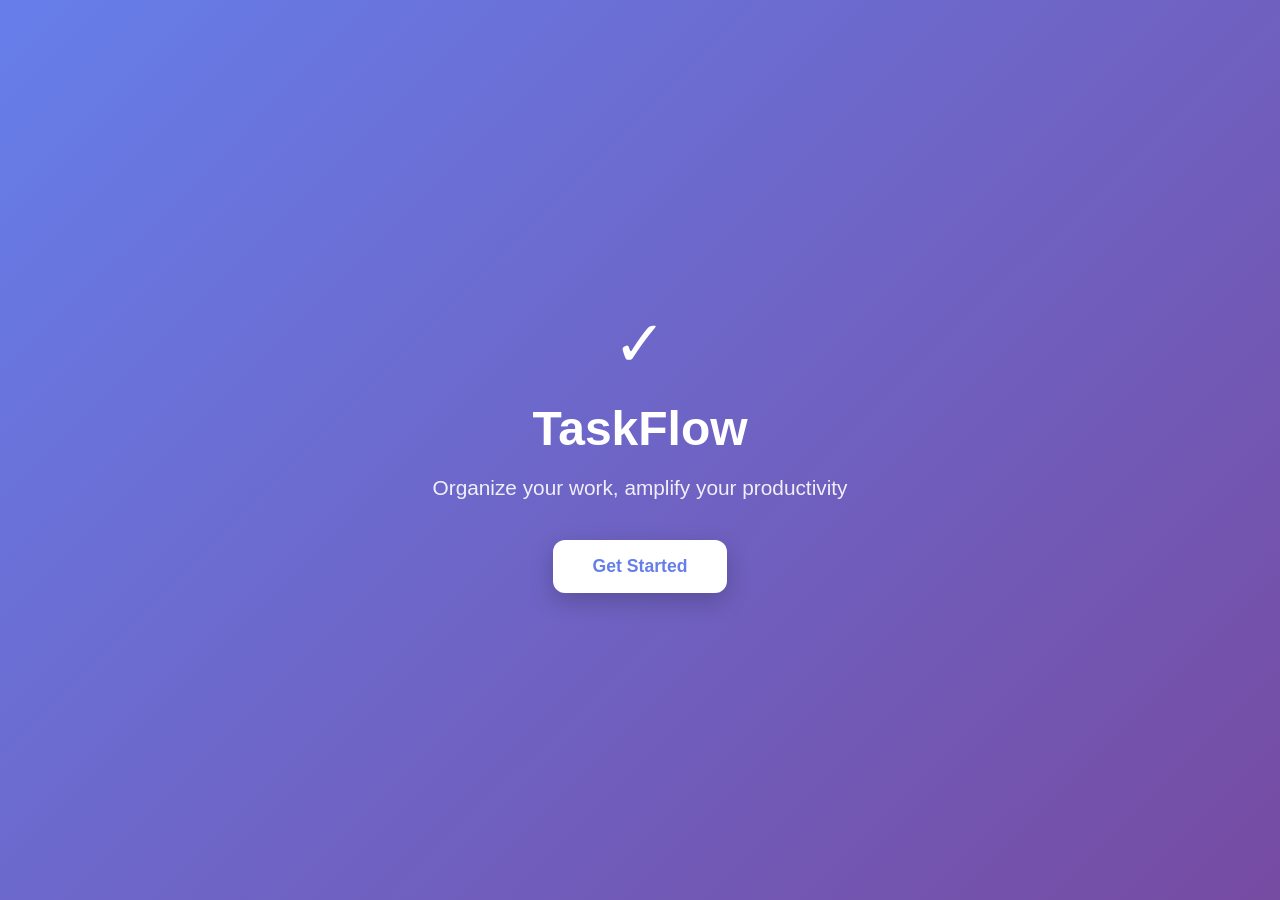
<file: frontend/index.html>
<!DOCTYPE html>
<html lang="en">
<head>
    <meta charset="UTF-8">
    <meta name="viewport" content="width=device-width, initial-scale=1.0">
    <title>TaskFlow - Smart Task Management</title>
    <style>
        * {
            margin: 0;
            padding: 0;
            box-sizing: border-box;
        }
        
        body {
            font-family: 'Inter', -apple-system, BlinkMacSystemFont, 'Segoe UI', Roboto, sans-serif;
            background: linear-gradient(135deg, #667eea 0%, #764ba2 100%);
            min-height: 100vh;
            display: flex;
            align-items: center;
            justify-content: center;
            color: white;
        }
        
        .container {
            text-align: center;
            animation: fadeIn 1s ease-out;
        }
        
        @keyframes fadeIn {
            from { opacity: 0; transform: translateY(20px); }
            to { opacity: 1; transform: translateY(0); }
        }
        
        .logo {
            font-size: 4rem;
            margin-bottom: 20px;
        }
        
        h1 {
            font-size: 3rem;
            margin-bottom: 20px;
            font-weight: 700;
        }
        
        p {
            font-size: 1.3rem;
            margin-bottom: 40px;
            opacity: 0.9;
        }
        
        .btn {
            display: inline-block;
            padding: 16px 40px;
            background: white;
            color: #667eea;
            text-decoration: none;
            border-radius: 12px;
            font-weight: 600;
            font-size: 1.1rem;
            transition: all 0.3s ease;
            box-shadow: 0 8px 24px rgba(0, 0, 0, 0.2);
        }
        
        .btn:hover {
            transform: translateY(-4px);
            box-shadow: 0 12px 32px rgba(0, 0, 0, 0.3);
        }
    </style>
</head>
<body>
    <div class="container">
        <div class="logo">✓</div>
        <h1>TaskFlow</h1>
        <p>Organize your work, amplify your productivity</p>
        <a href="login.html" class="btn">Get Started</a>
    </div>
    
    <script>
        // Auto-redirect if already logged in
        const user = localStorage.getItem('user');
        if (user) {
            window.location.href = 'dashboard.html';
        }
    </script>
</body>
</html>
</file>
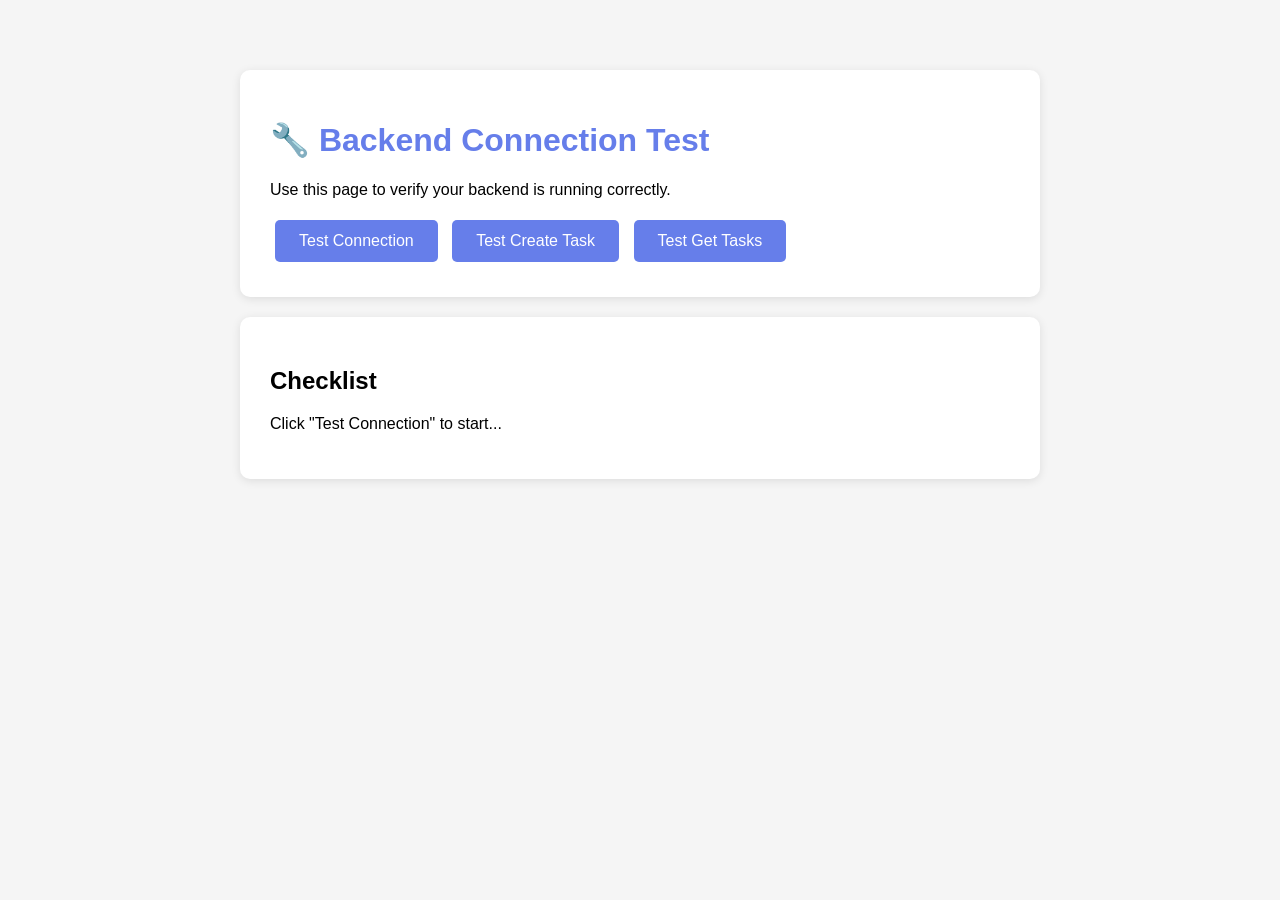
<file: test-connection.html>
<!DOCTYPE html>
<html lang="en">
<head>
    <meta charset="UTF-8">
    <meta name="viewport" content="width=device-width, initial-scale=1.0">
    <title>Backend Connection Test</title>
    <style>
        body {
            font-family: Arial, sans-serif;
            max-width: 800px;
            margin: 50px auto;
            padding: 20px;
            background: #f5f5f5;
        }
        .test-box {
            background: white;
            padding: 30px;
            border-radius: 10px;
            box-shadow: 0 2px 10px rgba(0,0,0,0.1);
            margin-bottom: 20px;
        }
        h1 { color: #667eea; }
        button {
            background: #667eea;
            color: white;
            border: none;
            padding: 12px 24px;
            border-radius: 5px;
            cursor: pointer;
            font-size: 16px;
            margin: 5px;
        }
        button:hover { background: #5568d3; }
        .success { color: #00b894; font-weight: bold; }
        .error { color: #d63031; font-weight: bold; }
        .info { color: #0984e3; }
        pre {
            background: #f8f9fa;
            padding: 15px;
            border-radius: 5px;
            overflow-x: auto;
        }
        .status {
            padding: 10px;
            border-radius: 5px;
            margin: 10px 0;
        }
        .status.success { background: #d4edda; border: 1px solid #c3e6cb; }
        .status.error { background: #f8d7da; border: 1px solid #f5c6cb; }
    </style>
</head>
<body>
    <div class="test-box">
        <h1>🔧 Backend Connection Test</h1>
        <p>Use this page to verify your backend is running correctly.</p>
        
        <button onclick="testConnection()">Test Connection</button>
        <button onclick="testCreateTask()">Test Create Task</button>
        <button onclick="testGetTasks()">Test Get Tasks</button>
        
        <div id="result"></div>
    </div>

    <div class="test-box">
        <h2>Checklist</h2>
        <div id="checklist">
            <p>Click "Test Connection" to start...</p>
        </div>
    </div>

    <script>
        const API_URL = 'http://localhost:8081/api/tasks';
        const resultDiv = document.getElementById('result');
        const checklistDiv = document.getElementById('checklist');

        async function testConnection() {
            resultDiv.innerHTML = '<p class="info">Testing connection...</p>';
            
            try {
                const response = await fetch(API_URL);
                
                if (response.ok) {
                    const tasks = await response.json();
                    resultDiv.innerHTML = `
                        <div class="status success">
                            <p class="success">✅ SUCCESS! Backend is running!</p>
                            <p>Found ${tasks.length} task(s) in database</p>
                            <pre>${JSON.stringify(tasks, null, 2)}</pre>
                        </div>
                    `;
                    
                    checklistDiv.innerHTML = `
                        <p class="success">✅ Backend is running on port 8081</p>
                        <p class="success">✅ API endpoint is accessible</p>
                        <p class="success">✅ Database connection is working</p>
                        <p class="success">✅ CORS is configured correctly</p>
                        <hr>
                        <p><strong>Your application is ready to use!</strong></p>
                        <p>Open <code>frontend/index.html</code> to start using the app.</p>
                    `;
                } else {
                    throw new Error(`HTTP ${response.status}: ${response.statusText}`);
                }
            } catch (error) {
                resultDiv.innerHTML = `
                    <div class="status error">
                        <p class="error">❌ CONNECTION FAILED</p>
                        <p>Error: ${error.message}</p>
                    </div>
                `;
                
                checklistDiv.innerHTML = `
                    <p class="error">❌ Cannot connect to backend</p>
                    <hr>
                    <h3>Fix Steps:</h3>
                    <ol>
                        <li>Open terminal in project folder</li>
                        <li>Run: <code>cd backend</code></li>
                        <li>Run: <code>mvn spring-boot:run</code></li>
                        <li>Wait for "Started TaskManagementApplication"</li>
                        <li>Click "Test Connection" again</li>
                    </ol>
                    <h3>Common Issues:</h3>
                    <ul>
                        <li>MySQL not running - start MySQL service</li>
                        <li>Database doesn't exist - run: <code>CREATE DATABASE task_management_db;</code></li>
                        <li>Wrong MySQL credentials - check application.properties</li>
                    </ul>
                `;
            }
        }

        async function testCreateTask() {
            resultDiv.innerHTML = '<p class="info">Creating test task...</p>';
            
            const testTask = {
                taskTitle: "Test Task " + new Date().toLocaleTimeString(),
                taskDescription: "This is a test task created by the connection tester",
                priority: "Medium",
                dueDate: "2024-12-31"
            };
            
            try {
                const response = await fetch(API_URL, {
                    method: 'POST',
                    headers: { 'Content-Type': 'application/json' },
                    body: JSON.stringify(testTask)
                });
                
                if (response.ok) {
                    const createdTask = await response.json();
                    resultDiv.innerHTML = `
                        <div class="status success">
                            <p class="success">✅ Task created successfully!</p>
                            <pre>${JSON.stringify(createdTask, null, 2)}</pre>
                        </div>
                    `;
                } else {
                    const error = await response.text();
                    throw new Error(`HTTP ${response.status}: ${error}`);
                }
            } catch (error) {
                resultDiv.innerHTML = `
                    <div class="status error">
                        <p class="error">❌ Failed to create task</p>
                        <p>Error: ${error.message}</p>
                    </div>
                `;
            }
        }

        async function testGetTasks() {
            resultDiv.innerHTML = '<p class="info">Fetching all tasks...</p>';
            
            try {
                const response = await fetch(API_URL);
                
                if (response.ok) {
                    const tasks = await response.json();
                    resultDiv.innerHTML = `
                        <div class="status success">
                            <p class="success">✅ Retrieved ${tasks.length} task(s)</p>
                            <pre>${JSON.stringify(tasks, null, 2)}</pre>
                        </div>
                    `;
                } else {
                    throw new Error(`HTTP ${response.status}: ${response.statusText}`);
                }
            } catch (error) {
                resultDiv.innerHTML = `
                    <div class="status error">
                        <p class="error">❌ Failed to fetch tasks</p>
                        <p>Error: ${error.message}</p>
                    </div>
                `;
            }
        }
    </script>
</body>
</html>
</file>
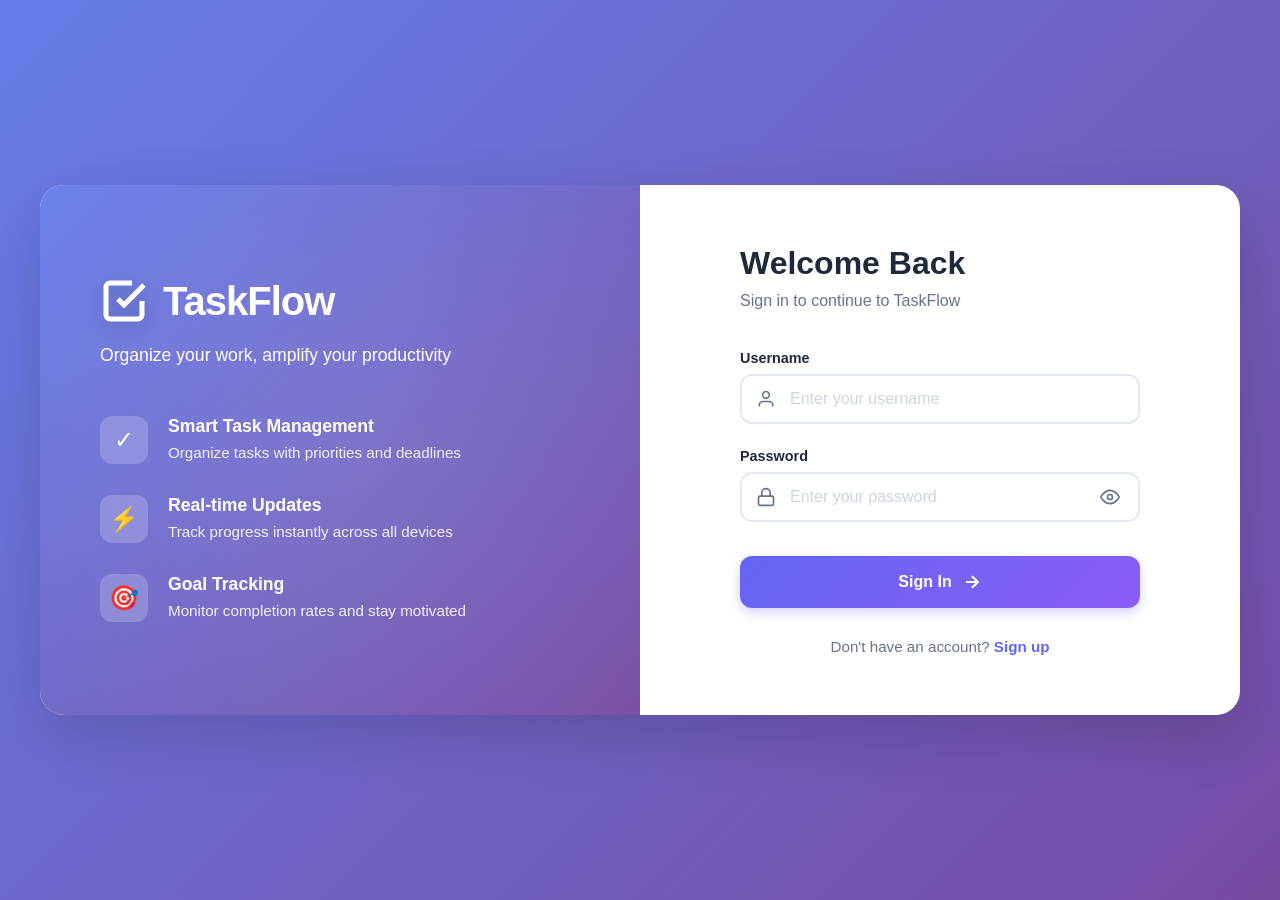
<file: frontend/dashboard.html>
<!DOCTYPE html>
<html lang="en">
<head>
    <meta charset="UTF-8">
    <meta name="viewport" content="width=device-width, initial-scale=1.0">
    <title>Dashboard - TaskFlow</title>
    <link rel="stylesheet" href="dashboard.css">
</head>
<body>
    <div class="app-container">
        <!-- Sidebar -->
        <aside class="sidebar">
            <div class="sidebar-header">
                <div class="logo">
                    <svg class="logo-icon" viewBox="0 0 24 24" fill="none" stroke="currentColor">
                        <path d="M9 11l3 3L22 4"></path>
                        <path d="M21 12v7a2 2 0 01-2 2H5a2 2 0 01-2-2V5a2 2 0 012-2h11"></path>
                    </svg>
                    <span>TaskFlow</span>
                </div>
            </div>
            
            <nav class="sidebar-nav">
                <a href="#" class="nav-item active">
                    <svg viewBox="0 0 24 24" fill="none" stroke="currentColor">
                        <rect x="3" y="3" width="7" height="7"></rect>
                        <rect x="14" y="3" width="7" height="7"></rect>
                        <rect x="14" y="14" width="7" height="7"></rect>
                        <rect x="3" y="14" width="7" height="7"></rect>
                    </svg>
                    <span>Dashboard</span>
                </a>
                <a href="#" class="nav-item">
                    <svg viewBox="0 0 24 24" fill="none" stroke="currentColor">
                        <path d="M9 11l3 3L22 4"></path>
                        <path d="M21 12v7a2 2 0 01-2 2H5a2 2 0 01-2-2V5a2 2 0 012-2h11"></path>
                    </svg>
                    <span>My Tasks</span>
                </a>
            </nav>
            
            <div class="sidebar-footer">
                <div class="user-profile">
                    <div class="user-avatar" id="userAvatar">U</div>
                    <div class="user-info">
                        <div class="user-name" id="userName">User</div>
                        <div class="user-email" id="userEmail">user@email.com</div>
                    </div>
                </div>
                <button class="btn-logout" onclick="logout()">
                    <svg viewBox="0 0 24 24" fill="none" stroke="currentColor">
                        <path d="M9 21H5a2 2 0 01-2-2V5a2 2 0 012-2h4M16 17l5-5-5-5M21 12H9"></path>
                    </svg>
                </button>
            </div>
        </aside>
        
        <!-- Main Content -->
        <main class="main-content">
            <header class="top-bar">
                <div class="page-title">
                    <h1>My Tasks</h1>
                    <p>Manage your daily tasks efficiently</p>
                </div>
                <button class="btn-add-task" onclick="openTaskModal()">
                    <svg viewBox="0 0 24 24" fill="none" stroke="currentColor">
                        <path d="M12 5v14M5 12h14"></path>
                    </svg>
                    <span>New Task</span>
                </button>
            </header>
            
            <!-- Stats Cards -->
            <div class="stats-container">
                <div class="stat-card">
                    <div class="stat-icon" style="background: linear-gradient(135deg, #667eea 0%, #764ba2 100%);">
                        <svg viewBox="0 0 24 24" fill="none" stroke="currentColor">
                            <path d="M22 11.08V12a10 10 0 11-5.93-9.14"></path>
                            <path d="M22 4L12 14.01l-3-3"></path>
                        </svg>
                    </div>
                    <div class="stat-content">
                        <div class="stat-value" id="totalTasks">0</div>
                        <div class="stat-label">Total Tasks</div>
                    </div>
                </div>
                
                <div class="stat-card">
                    <div class="stat-icon" style="background: linear-gradient(135deg, #f093fb 0%, #f5576c 100%);">
                        <svg viewBox="0 0 24 24" fill="none" stroke="currentColor">
                            <circle cx="12" cy="12" r="10"></circle>
                            <path d="M12 6v6l4 2"></path>
                        </svg>
                    </div>
                    <div class="stat-content">
                        <div class="stat-value" id="pendingTasks">0</div>
                        <div class="stat-label">Pending</div>
                    </div>
                </div>
                
                <div class="stat-card">
                    <div class="stat-icon" style="background: linear-gradient(135deg, #4facfe 0%, #00f2fe 100%);">
                        <svg viewBox="0 0 24 24" fill="none" stroke="currentColor">
                            <path d="M12 2v20M17 5H9.5a3.5 3.5 0 000 7h5a3.5 3.5 0 010 7H6"></path>
                        </svg>
                    </div>
                    <div class="stat-content">
                        <div class="stat-value" id="inProgressTasks">0</div>
                        <div class="stat-label">In Progress</div>
                    </div>
                </div>
                
                <div class="stat-card">
                    <div class="stat-icon" style="background: linear-gradient(135deg, #43e97b 0%, #38f9d7 100%);">
                        <svg viewBox="0 0 24 24" fill="none" stroke="currentColor">
                            <path d="M22 11.08V12a10 10 0 11-5.93-9.14"></path>
                            <path d="M22 4L12 14.01l-3-3"></path>
                        </svg>
                    </div>
                    <div class="stat-content">
                        <div class="stat-value" id="completedTasks">0</div>
                        <div class="stat-label">Completed</div>
                    </div>
                </div>
            </div>
            
            <!-- Filters -->
            <div class="filters-bar">
                <div class="search-box">
                    <svg class="search-icon" viewBox="0 0 24 24" fill="none" stroke="currentColor">
                        <circle cx="11" cy="11" r="8"></circle>
                        <path d="M21 21l-4.35-4.35"></path>
                    </svg>
                    <input type="text" id="searchInput" placeholder="Search tasks..." oninput="handleSearch()">
                </div>
                
                <select id="statusFilter" class="filter-select" onchange="handleFilter()">
                    <option value="">All Status</option>
                    <option value="Pending">Pending</option>
                    <option value="In Progress">In Progress</option>
                    <option value="Completed">Completed</option>
                </select>
                
                <select id="priorityFilter" class="filter-select" onchange="handleFilter()">
                    <option value="">All Priorities</option>
                    <option value="High">High Priority</option>
                    <option value="Medium">Medium Priority</option>
                    <option value="Low">Low Priority</option>
                </select>
            </div>
            
            <!-- Tasks Grid -->
            <div id="tasksContainer" class="tasks-grid">
                <div class="loading">Loading tasks...</div>
            </div>
        </main>
    </div>
    
    <!-- Task Modal -->
    <div id="taskModal" class="modal">
        <div class="modal-overlay" onclick="closeTaskModal()"></div>
        <div class="modal-content">
            <div class="modal-header">
                <h2 id="modalTitle">Create New Task</h2>
                <button class="btn-close" onclick="closeTaskModal()">
                    <svg viewBox="0 0 24 24" fill="none" stroke="currentColor">
                        <path d="M18 6L6 18M6 6l12 12"></path>
                    </svg>
                </button>
            </div>
            
            <form id="taskForm" class="task-form">
                <input type="hidden" id="taskId">
                <input type="hidden" id="taskUserId">
                
                <div class="form-group">
                    <label for="taskTitle">Task Title</label>
                    <input type="text" id="taskTitle" placeholder="Enter task title" required>
                </div>
                
                <div class="form-group">
                    <label for="taskDescription">Description</label>
                    <textarea id="taskDescription" rows="3" placeholder="Add task description (optional)"></textarea>
                </div>
                
                <div class="form-row">
                    <div class="form-group">
                        <label for="priority">Priority</label>
                        <select id="priority" required>
                            <option value="">Select Priority</option>
                            <option value="High">High</option>
                            <option value="Medium">Medium</option>
                            <option value="Low">Low</option>
                        </select>
                    </div>
                    
                    <div class="form-group">
                        <label for="dueDate">Due Date</label>
                        <input type="date" id="dueDate" required>
                    </div>
                </div>
                
                <div class="form-group" id="statusGroup" style="display: none;">
                    <label for="status">Status</label>
                    <select id="status">
                        <option value="Pending">Pending</option>
                        <option value="In Progress">In Progress</option>
                        <option value="Completed">Completed</option>
                    </select>
                </div>
                
                <div class="modal-actions">
                    <button type="button" class="btn-secondary" onclick="closeTaskModal()">Cancel</button>
                    <button type="submit" class="btn-primary">
                        <span id="submitBtnText">Create Task</span>
                    </button>
                </div>
            </form>
        </div>
    </div>
    
    <div id="notification" class="notification"></div>
    
    <script src="dashboard.js"></script>
</body>
</html>
</file>
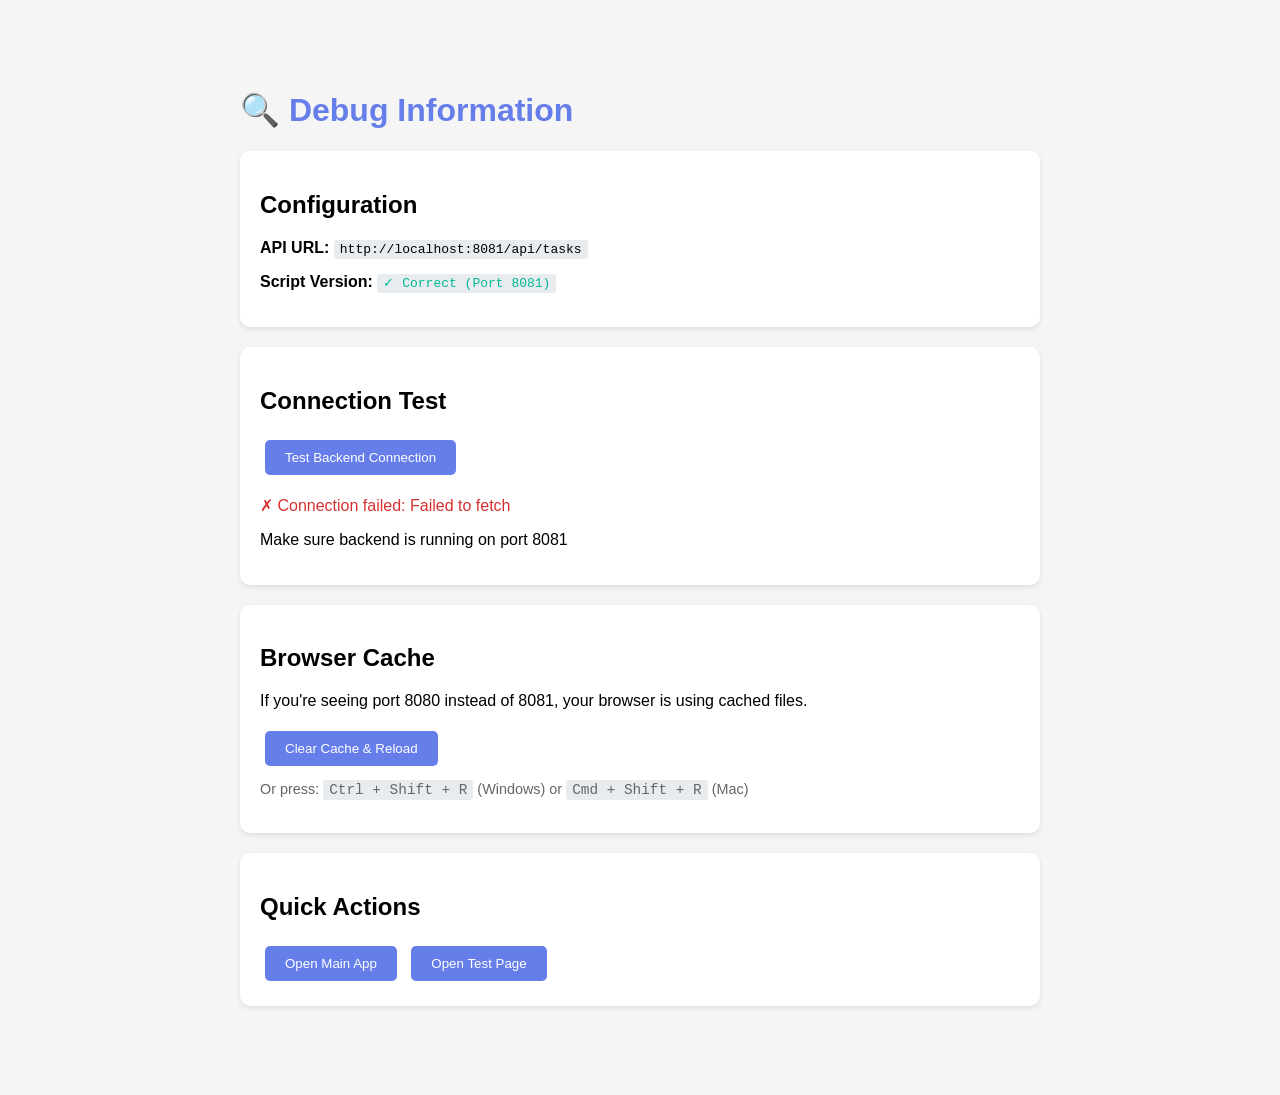
<file: frontend/debug.html>
<!DOCTYPE html>
<html lang="en">
<head>
    <meta charset="UTF-8">
    <meta name="viewport" content="width=device-width, initial-scale=1.0">
    <title>Debug - Task Management</title>
    <style>
        body {
            font-family: Arial, sans-serif;
            max-width: 800px;
            margin: 50px auto;
            padding: 20px;
            background: #f5f5f5;
        }
        .box {
            background: white;
            padding: 20px;
            margin: 20px 0;
            border-radius: 10px;
            box-shadow: 0 2px 5px rgba(0,0,0,0.1);
        }
        h1 { color: #667eea; }
        .success { color: #00b894; }
        .error { color: #d63031; }
        button {
            background: #667eea;
            color: white;
            border: none;
            padding: 10px 20px;
            border-radius: 5px;
            cursor: pointer;
            margin: 5px;
        }
        pre {
            background: #f8f9fa;
            padding: 10px;
            border-radius: 5px;
            overflow-x: auto;
        }
        code {
            background: #e9ecef;
            padding: 2px 6px;
            border-radius: 3px;
        }
    </style>
</head>
<body>
    <h1>🔍 Debug Information</h1>
    
    <div class="box">
        <h2>Configuration</h2>
        <p><strong>API URL:</strong> <code id="apiUrl">Loading...</code></p>
        <p><strong>Script Version:</strong> <code id="scriptVersion">Checking...</code></p>
    </div>

    <div class="box">
        <h2>Connection Test</h2>
        <button onclick="testConnection()">Test Backend Connection</button>
        <div id="connectionResult"></div>
    </div>

    <div class="box">
        <h2>Browser Cache</h2>
        <p>If you're seeing port 8080 instead of 8081, your browser is using cached files.</p>
        <button onclick="clearCacheAndReload()">Clear Cache & Reload</button>
        <p style="margin-top: 10px; color: #666; font-size: 0.9rem;">
            Or press: <code>Ctrl + Shift + R</code> (Windows) or <code>Cmd + Shift + R</code> (Mac)
        </p>
    </div>

    <div class="box">
        <h2>Quick Actions</h2>
        <button onclick="window.location.href='index.html'">Open Main App</button>
        <button onclick="window.location.href='../test-connection.html'">Open Test Page</button>
    </div>

    <script>
        // Show API URL from script.js
        const API_URL = 'http://localhost:8081/api/tasks';
        document.getElementById('apiUrl').textContent = API_URL;
        
        // Check if correct version
        const correctPort = API_URL.includes(':8081');
        const versionEl = document.getElementById('scriptVersion');
        if (correctPort) {
            versionEl.textContent = '✓ Correct (Port 8081)';
            versionEl.className = 'success';
        } else {
            versionEl.textContent = '✗ Wrong (Port 8080) - Clear cache!';
            versionEl.className = 'error';
        }

        async function testConnection() {
            const resultDiv = document.getElementById('connectionResult');
            resultDiv.innerHTML = '<p>Testing...</p>';
            
            try {
                const response = await fetch(API_URL);
                if (response.ok) {
                    const tasks = await response.json();
                    resultDiv.innerHTML = `
                        <p class="success">✓ Connection successful!</p>
                        <p>Found ${tasks.length} task(s)</p>
                        <pre>${JSON.stringify(tasks, null, 2)}</pre>
                    `;
                } else {
                    throw new Error(`HTTP ${response.status}`);
                }
            } catch (error) {
                resultDiv.innerHTML = `
                    <p class="error">✗ Connection failed: ${error.message}</p>
                    <p>Make sure backend is running on port 8081</p>
                `;
            }
        }

        function clearCacheAndReload() {
            // Clear cache and reload
            if ('caches' in window) {
                caches.keys().then(names => {
                    names.forEach(name => caches.delete(name));
                });
            }
            // Force reload without cache
            window.location.reload(true);
        }

        // Auto-test on load
        window.addEventListener('load', () => {
            setTimeout(testConnection, 500);
        });
    </script>
</body>
</html>
</file>
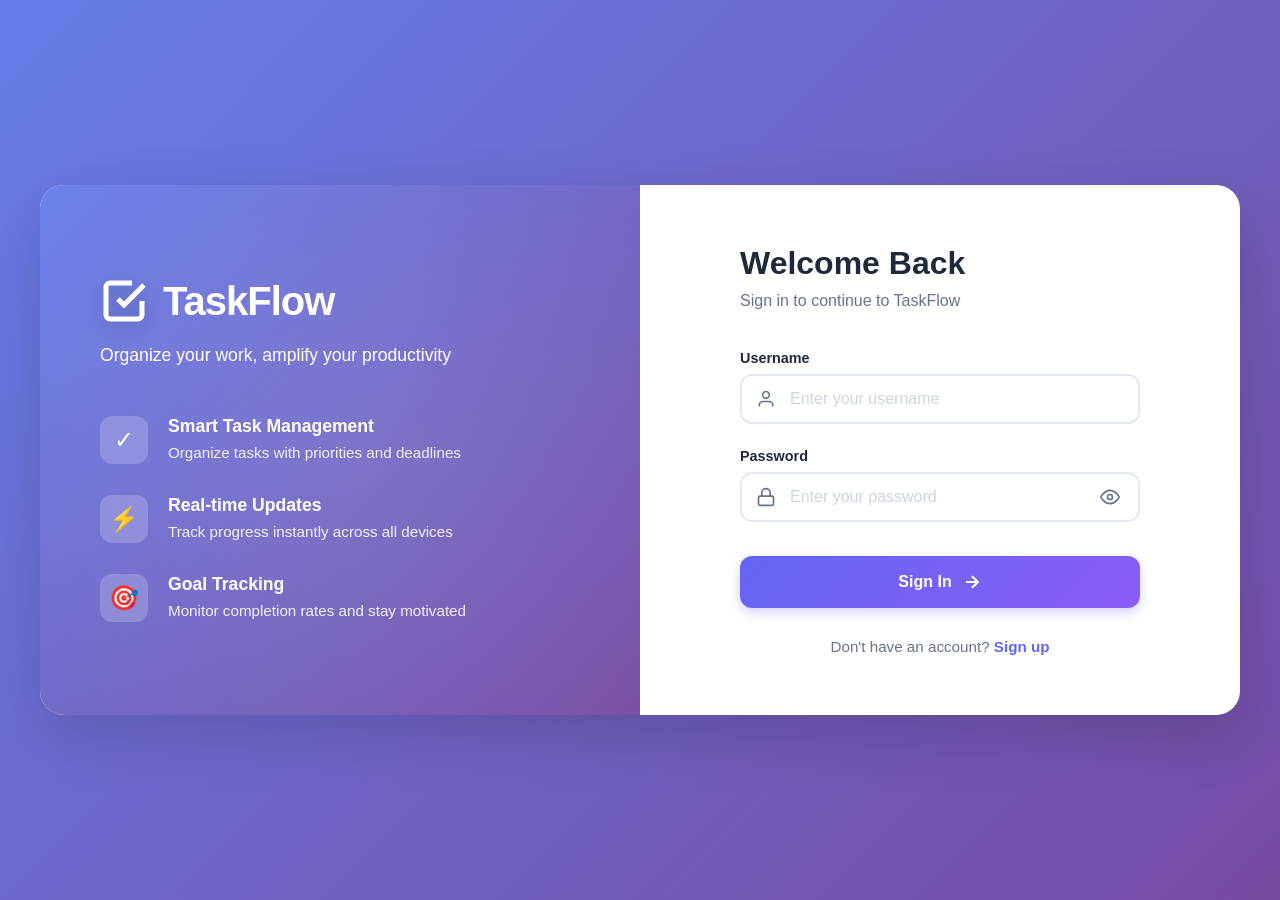
<file: frontend/login.html>
<!DOCTYPE html>
<html lang="en">
<head>
    <meta charset="UTF-8">
    <meta name="viewport" content="width=device-width, initial-scale=1.0">
    <title>Login - TaskFlow</title>
    <link rel="stylesheet" href="auth.css">
</head>
<body>
    <div class="auth-container">
        <div class="auth-left">
            <div class="brand-section">
                <div class="logo-container">
                    <svg class="logo-icon" viewBox="0 0 24 24" fill="none" stroke="currentColor">
                        <path d="M9 11l3 3L22 4"></path>
                        <path d="M21 12v7a2 2 0 01-2 2H5a2 2 0 01-2-2V5a2 2 0 012-2h11"></path>
                    </svg>
                    <h1 class="brand-name">TaskFlow</h1>
                </div>
                <p class="brand-tagline">Organize your work, amplify your productivity</p>
                
                <div class="features-list">
                    <div class="feature-item">
                        <div class="feature-icon">✓</div>
                        <div class="feature-text">
                            <h3>Smart Task Management</h3>
                            <p>Organize tasks with priorities and deadlines</p>
                        </div>
                    </div>
                    <div class="feature-item">
                        <div class="feature-icon">⚡</div>
                        <div class="feature-text">
                            <h3>Real-time Updates</h3>
                            <p>Track progress instantly across all devices</p>
                        </div>
                    </div>
                    <div class="feature-item">
                        <div class="feature-icon">🎯</div>
                        <div class="feature-text">
                            <h3>Goal Tracking</h3>
                            <p>Monitor completion rates and stay motivated</p>
                        </div>
                    </div>
                </div>
            </div>
        </div>
        
        <div class="auth-right">
            <div class="auth-form-container">
                <div class="auth-header">
                    <h2>Welcome Back</h2>
                    <p>Sign in to continue to TaskFlow</p>
                </div>
                
                <form id="loginForm" class="auth-form">
                    <div class="form-group">
                        <label for="username">Username</label>
                        <div class="input-wrapper">
                            <svg class="input-icon" viewBox="0 0 24 24" fill="none" stroke="currentColor">
                                <path d="M20 21v-2a4 4 0 00-4-4H8a4 4 0 00-4 4v2"></path>
                                <circle cx="12" cy="7" r="4"></circle>
                            </svg>
                            <input type="text" id="username" name="username" placeholder="Enter your username" required>
                        </div>
                    </div>
                    
                    <div class="form-group">
                        <label for="password">Password</label>
                        <div class="input-wrapper">
                            <svg class="input-icon" viewBox="0 0 24 24" fill="none" stroke="currentColor">
                                <rect x="3" y="11" width="18" height="11" rx="2" ry="2"></rect>
                                <path d="M7 11V7a5 5 0 0110 0v4"></path>
                            </svg>
                            <input type="password" id="password" name="password" placeholder="Enter your password" required>
                            <button type="button" class="toggle-password" onclick="togglePassword()">
                                <svg class="eye-icon" viewBox="0 0 24 24" fill="none" stroke="currentColor">
                                    <path d="M1 12s4-8 11-8 11 8 11 8-4 8-11 8-11-8-11-8z"></path>
                                    <circle cx="12" cy="12" r="3"></circle>
                                </svg>
                            </button>
                        </div>
                    </div>
                    
                    <button type="submit" class="btn-primary">
                        <span class="btn-text">Sign In</span>
                        <svg class="btn-icon" viewBox="0 0 24 24" fill="none" stroke="currentColor">
                            <path d="M5 12h14M12 5l7 7-7 7"></path>
                        </svg>
                    </button>
                </form>
                
                <div class="auth-footer">
                    <p>Don't have an account? <a href="register.html" class="auth-link">Sign up</a></p>
                </div>
            </div>
        </div>
    </div>
    
    <div id="notification" class="notification"></div>
    
    <script src="auth.js"></script>
</body>
</html>
</file>
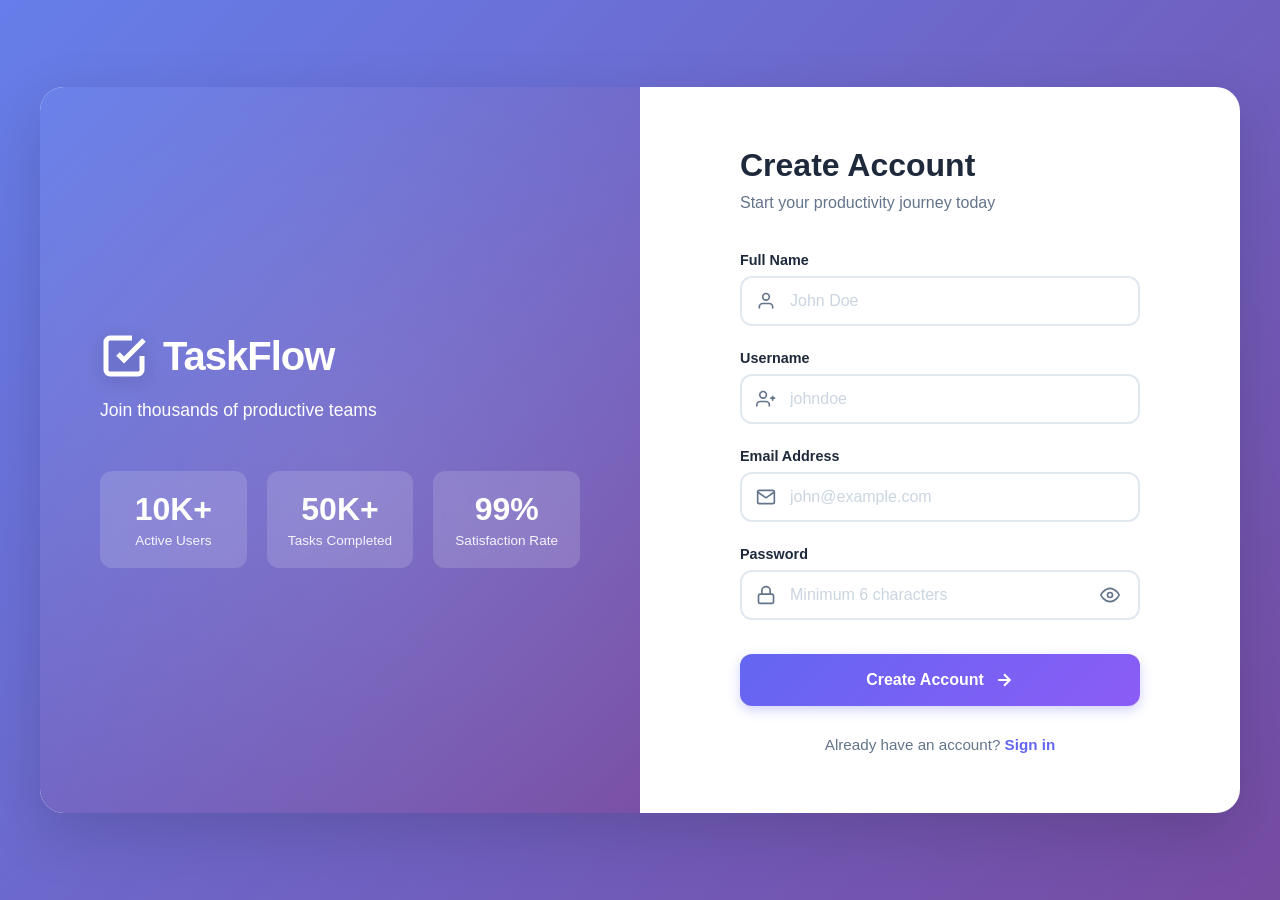
<file: frontend/register.html>
<!DOCTYPE html>
<html lang="en">
<head>
    <meta charset="UTF-8">
    <meta name="viewport" content="width=device-width, initial-scale=1.0">
    <title>Register - TaskFlow</title>
    <link rel="stylesheet" href="auth.css">
</head>
<body>
    <div class="auth-container">
        <div class="auth-left">
            <div class="brand-section">
                <div class="logo-container">
                    <svg class="logo-icon" viewBox="0 0 24 24" fill="none" stroke="currentColor">
                        <path d="M9 11l3 3L22 4"></path>
                        <path d="M21 12v7a2 2 0 01-2 2H5a2 2 0 01-2-2V5a2 2 0 012-2h11"></path>
                    </svg>
                    <h1 class="brand-name">TaskFlow</h1>
                </div>
                <p class="brand-tagline">Join thousands of productive teams</p>
                
                <div class="stats-grid">
                    <div class="stat-card">
                        <div class="stat-number">10K+</div>
                        <div class="stat-label">Active Users</div>
                    </div>
                    <div class="stat-card">
                        <div class="stat-number">50K+</div>
                        <div class="stat-label">Tasks Completed</div>
                    </div>
                    <div class="stat-card">
                        <div class="stat-number">99%</div>
                        <div class="stat-label">Satisfaction Rate</div>
                    </div>
                </div>
            </div>
        </div>
        
        <div class="auth-right">
            <div class="auth-form-container">
                <div class="auth-header">
                    <h2>Create Account</h2>
                    <p>Start your productivity journey today</p>
                </div>
                
                <form id="registerForm" class="auth-form">
                    <div class="form-group">
                        <label for="fullName">Full Name</label>
                        <div class="input-wrapper">
                            <svg class="input-icon" viewBox="0 0 24 24" fill="none" stroke="currentColor">
                                <path d="M20 21v-2a4 4 0 00-4-4H8a4 4 0 00-4 4v2"></path>
                                <circle cx="12" cy="7" r="4"></circle>
                            </svg>
                            <input type="text" id="fullName" name="fullName" placeholder="John Doe" required>
                        </div>
                    </div>
                    
                    <div class="form-group">
                        <label for="username">Username</label>
                        <div class="input-wrapper">
                            <svg class="input-icon" viewBox="0 0 24 24" fill="none" stroke="currentColor">
                                <path d="M16 21v-2a4 4 0 00-4-4H5a4 4 0 00-4 4v2"></path>
                                <circle cx="8.5" cy="7" r="4"></circle>
                                <path d="M20 8v6M23 11h-6"></path>
                            </svg>
                            <input type="text" id="username" name="username" placeholder="johndoe" required minlength="3">
                        </div>
                    </div>
                    
                    <div class="form-group">
                        <label for="email">Email Address</label>
                        <div class="input-wrapper">
                            <svg class="input-icon" viewBox="0 0 24 24" fill="none" stroke="currentColor">
                                <path d="M4 4h16c1.1 0 2 .9 2 2v12c0 1.1-.9 2-2 2H4c-1.1 0-2-.9-2-2V6c0-1.1.9-2 2-2z"></path>
                                <path d="M22 6l-10 7L2 6"></path>
                            </svg>
                            <input type="email" id="email" name="email" placeholder="john@example.com" required>
                        </div>
                    </div>
                    
                    <div class="form-group">
                        <label for="password">Password</label>
                        <div class="input-wrapper">
                            <svg class="input-icon" viewBox="0 0 24 24" fill="none" stroke="currentColor">
                                <rect x="3" y="11" width="18" height="11" rx="2" ry="2"></rect>
                                <path d="M7 11V7a5 5 0 0110 0v4"></path>
                            </svg>
                            <input type="password" id="password" name="password" placeholder="Minimum 6 characters" required minlength="6">
                            <button type="button" class="toggle-password" onclick="togglePassword()">
                                <svg class="eye-icon" viewBox="0 0 24 24" fill="none" stroke="currentColor">
                                    <path d="M1 12s4-8 11-8 11 8 11 8-4 8-11 8-11-8-11-8z"></path>
                                    <circle cx="12" cy="12" r="3"></circle>
                                </svg>
                            </button>
                        </div>
                    </div>
                    
                    <button type="submit" class="btn-primary">
                        <span class="btn-text">Create Account</span>
                        <svg class="btn-icon" viewBox="0 0 24 24" fill="none" stroke="currentColor">
                            <path d="M5 12h14M12 5l7 7-7 7"></path>
                        </svg>
                    </button>
                </form>
                
                <div class="auth-footer">
                    <p>Already have an account? <a href="login.html" class="auth-link">Sign in</a></p>
                </div>
            </div>
        </div>
    </div>
    
    <div id="notification" class="notification"></div>
    
    <script src="auth.js"></script>
</body>
</html>
</file>
<file: frontend/dashboard.css>
* {
    margin: 0;
    padding: 0;
    box-sizing: border-box;
}

:root {
    --primary: #6366f1;
    --primary-dark: #4f46e5;
    --secondary: #8b5cf6;
    --success: #10b981;
    --danger: #ef4444;
    --warning: #f59e0b;
    --dark: #1e293b;
    --gray: #64748b;
    --light-gray: #f1f5f9;
    --white: #ffffff;
    --sidebar-width: 280px;
}

body {
    font-family: 'Inter', -apple-system, BlinkMacSystemFont, 'Segoe UI', Roboto, sans-serif;
    background: #f8fafc;
    color: var(--dark);
}

.app-container {
    display: flex;
    min-height: 100vh;
}

/* Sidebar */
.sidebar {
    width: var(--sidebar-width);
    background: var(--white);
    border-right: 1px solid #e2e8f0;
    display: flex;
    flex-direction: column;
    position: fixed;
    height: 100vh;
    z-index: 100;
}

.sidebar-header {
    padding: 24px;
    border-bottom: 1px solid #e2e8f0;
}

.logo {
    display: flex;
    align-items: center;
    gap: 12px;
    font-size: 1.5rem;
    font-weight: 700;
    color: var(--primary);
}

.logo-icon {
    width: 32px;
    height: 32px;
    stroke-width: 2.5;
}

.sidebar-nav {
    flex: 1;
    padding: 20px;
    display: flex;
    flex-direction: column;
    gap: 8px;
}

.nav-item {
    display: flex;
    align-items: center;
    gap: 12px;
    padding: 12px 16px;
    border-radius: 10px;
    color: var(--gray);
    text-decoration: none;
    transition: all 0.3s ease;
    font-weight: 500;
}

.nav-item svg {
    width: 20px;
    height: 20px;
    stroke-width: 2;
}

.nav-item:hover {
    background: var(--light-gray);
    color: var(--dark);
}

.nav-item.active {
    background: linear-gradient(135deg, var(--primary) 0%, var(--secondary) 100%);
    color: var(--white);
}

.sidebar-footer {
    padding: 20px;
    border-top: 1px solid #e2e8f0;
    display: flex;
    align-items: center;
    justify-content: space-between;
}

.user-profile {
    display: flex;
    align-items: center;
    gap: 12px;
    flex: 1;
}

.user-avatar {
    width: 40px;
    height: 40px;
    border-radius: 50%;
    background: linear-gradient(135deg, var(--primary) 0%, var(--secondary) 100%);
    color: var(--white);
    display: flex;
    align-items: center;
    justify-content: center;
    font-weight: 600;
    font-size: 1.1rem;
}

.user-info {
    flex: 1;
    min-width: 0;
}

.user-name {
    font-weight: 600;
    font-size: 0.9rem;
    color: var(--dark);
    white-space: nowrap;
    overflow: hidden;
    text-overflow: ellipsis;
}

.user-email {
    font-size: 0.75rem;
    color: var(--gray);
    white-space: nowrap;
    overflow: hidden;
    text-overflow: ellipsis;
}

.btn-logout {
    width: 36px;
    height: 36px;
    border-radius: 8px;
    border: none;
    background: var(--light-gray);
    color: var(--gray);
    cursor: pointer;
    display: flex;
    align-items: center;
    justify-content: center;
    transition: all 0.3s ease;
}

.btn-logout svg {
    width: 18px;
    height: 18px;
    stroke-width: 2;
}

.btn-logout:hover {
    background: #fee2e2;
    color: var(--danger);
}

/* Main Content */
.main-content {
    flex: 1;
    margin-left: var(--sidebar-width);
    padding: 30px;
}

.top-bar {
    display: flex;
    justify-content: space-between;
    align-items: center;
    margin-bottom: 30px;
}

.page-title h1 {
    font-size: 2rem;
    font-weight: 700;
    color: var(--dark);
    margin-bottom: 5px;
}

.page-title p {
    color: var(--gray);
    font-size: 1rem;
}

.btn-add-task {
    display: flex;
    align-items: center;
    gap: 8px;
    padding: 12px 24px;
    background: linear-gradient(135deg, var(--primary) 0%, var(--secondary) 100%);
    color: var(--white);
    border: none;
    border-radius: 10px;
    font-weight: 600;
    cursor: pointer;
    transition: all 0.3s ease;
    box-shadow: 0 4px 12px rgba(99, 102, 241, 0.3);
}

.btn-add-task svg {
    width: 20px;
    height: 20px;
    stroke-width: 2.5;
}

.btn-add-task:hover {
    transform: translateY(-2px);
    box-shadow: 0 6px 20px rgba(99, 102, 241, 0.4);
}

/* Stats Cards */
.stats-container {
    display: grid;
    grid-template-columns: repeat(auto-fit, minmax(240px, 1fr));
    gap: 20px;
    margin-bottom: 30px;
}

.stat-card {
    background: var(--white);
    padding: 24px;
    border-radius: 16px;
    display: flex;
    align-items: center;
    gap: 20px;
    box-shadow: 0 1px 3px rgba(0, 0, 0, 0.05);
    transition: all 0.3s ease;
}

.stat-card:hover {
    transform: translateY(-4px);
    box-shadow: 0 8px 24px rgba(0, 0, 0, 0.1);
}

.stat-icon {
    width: 56px;
    height: 56px;
    border-radius: 12px;
    display: flex;
    align-items: center;
    justify-content: center;
    flex-shrink: 0;
}

.stat-icon svg {
    width: 28px;
    height: 28px;
    stroke: var(--white);
    stroke-width: 2.5;
}

.stat-content {
    flex: 1;
}

.stat-value {
    font-size: 2rem;
    font-weight: 700;
    color: var(--dark);
    line-height: 1;
    margin-bottom: 5px;
}

.stat-label {
    font-size: 0.9rem;
    color: var(--gray);
    font-weight: 500;
}

/* Filters */
.filters-bar {
    display: flex;
    gap: 15px;
    margin-bottom: 30px;
    flex-wrap: wrap;
}

.search-box {
    flex: 1;
    min-width: 250px;
    position: relative;
}

.search-icon {
    position: absolute;
    left: 16px;
    top: 50%;
    transform: translateY(-50%);
    width: 20px;
    height: 20px;
    stroke: var(--gray);
    stroke-width: 2;
    pointer-events: none;
}

.search-box input {
    width: 100%;
    padding: 12px 16px 12px 48px;
    border: 2px solid #e2e8f0;
    border-radius: 10px;
    font-size: 0.95rem;
    transition: all 0.3s ease;
    background: var(--white);
}

.search-box input:focus {
    outline: none;
    border-color: var(--primary);
    box-shadow: 0 0 0 4px rgba(99, 102, 241, 0.1);
}

.filter-select {
    padding: 12px 16px;
    border: 2px solid #e2e8f0;
    border-radius: 10px;
    font-size: 0.95rem;
    background: var(--white);
    color: var(--dark);
    cursor: pointer;
    transition: all 0.3s ease;
    font-weight: 500;
}

.filter-select:focus {
    outline: none;
    border-color: var(--primary);
    box-shadow: 0 0 0 4px rgba(99, 102, 241, 0.1);
}

/* Tasks Grid */
.tasks-grid {
    display: grid;
    grid-template-columns: repeat(auto-fill, minmax(350px, 1fr));
    gap: 20px;
}

.loading {
    grid-column: 1 / -1;
    text-align: center;
    padding: 60px 20px;
    color: var(--gray);
    font-size: 1.1rem;
}

.task-card {
    background: var(--white);
    border-radius: 16px;
    padding: 24px;
    box-shadow: 0 1px 3px rgba(0, 0, 0, 0.05);
    transition: all 0.3s ease;
    border: 2px solid transparent;
    animation: fadeIn 0.5s ease-out;
}

@keyframes fadeIn {
    from {
        opacity: 0;
        transform: translateY(20px);
    }
    to {
        opacity: 1;
        transform: translateY(0);
    }
}

.task-card:hover {
    transform: translateY(-4px);
    box-shadow: 0 8px 24px rgba(0, 0, 0, 0.1);
    border-color: var(--primary);
}

.task-card.completed {
    opacity: 0.7;
}

.task-header {
    display: flex;
    justify-content: space-between;
    align-items: start;
    margin-bottom: 12px;
}

.task-title {
    font-size: 1.2rem;
    font-weight: 600;
    color: var(--dark);
    line-height: 1.4;
    flex: 1;
}

.task-card.completed .task-title {
    text-decoration: line-through;
    color: var(--gray);
}

.priority-badge {
    padding: 6px 12px;
    border-radius: 20px;
    font-size: 0.75rem;
    font-weight: 600;
    text-transform: uppercase;
    letter-spacing: 0.5px;
}

.priority-high {
    background: #fee2e2;
    color: #dc2626;
}

.priority-medium {
    background: #fef3c7;
    color: #d97706;
}

.priority-low {
    background: #d1fae5;
    color: #059669;
}

.task-description {
    color: var(--gray);
    font-size: 0.95rem;
    line-height: 1.6;
    margin-bottom: 16px;
}

.task-meta {
    display: flex;
    justify-content: space-between;
    align-items: center;
    margin-bottom: 16px;
    font-size: 0.85rem;
    color: var(--gray);
}

.status-badge {
    padding: 6px 12px;
    border-radius: 20px;
    font-size: 0.75rem;
    font-weight: 600;
}

.status-pending {
    background: #fef3c7;
    color: #d97706;
}

.status-in-progress {
    background: #dbeafe;
    color: #2563eb;
}

.status-completed {
    background: #d1fae5;
    color: #059669;
}

.task-actions {
    display: flex;
    gap: 8px;
}

.task-actions button {
    flex: 1;
    padding: 10px;
    border: none;
    border-radius: 8px;
    font-size: 0.85rem;
    font-weight: 600;
    cursor: pointer;
    transition: all 0.3s ease;
    display: flex;
    align-items: center;
    justify-content: center;
    gap: 6px;
}

.btn-complete {
    background: #d1fae5;
    color: #059669;
}

.btn-complete:hover {
    background: #a7f3d0;
}

.btn-edit {
    background: #dbeafe;
    color: #2563eb;
}

.btn-edit:hover {
    background: #bfdbfe;
}

.btn-delete {
    background: #fee2e2;
    color: #dc2626;
}

.btn-delete:hover {
    background: #fecaca;
}

/* Modal */
.modal {
    display: none;
    position: fixed;
    top: 0;
    left: 0;
    width: 100%;
    height: 100%;
    z-index: 1000;
    animation: fadeIn 0.3s ease-out;
}

.modal.show {
    display: flex;
    align-items: center;
    justify-content: center;
}

.modal-overlay {
    position: absolute;
    top: 0;
    left: 0;
    width: 100%;
    height: 100%;
    background: rgba(0, 0, 0, 0.5);
    backdrop-filter: blur(4px);
}

.modal-content {
    position: relative;
    background: var(--white);
    border-radius: 20px;
    width: 90%;
    max-width: 600px;
    max-height: 90vh;
    overflow-y: auto;
    box-shadow: 0 20px 60px rgba(0, 0, 0, 0.3);
    animation: slideUp 0.3s ease-out;
}

@keyframes slideUp {
    from {
        opacity: 0;
        transform: translateY(30px);
    }
    to {
        opacity: 1;
        transform: translateY(0);
    }
}

.modal-header {
    display: flex;
    justify-content: space-between;
    align-items: center;
    padding: 24px;
    border-bottom: 1px solid #e2e8f0;
}

.modal-header h2 {
    font-size: 1.5rem;
    font-weight: 700;
    color: var(--dark);
}

.btn-close {
    width: 36px;
    height: 36px;
    border-radius: 8px;
    border: none;
    background: var(--light-gray);
    color: var(--gray);
    cursor: pointer;
    display: flex;
    align-items: center;
    justify-content: center;
    transition: all 0.3s ease;
}

.btn-close svg {
    width: 20px;
    height: 20px;
    stroke-width: 2;
}

.btn-close:hover {
    background: #fee2e2;
    color: var(--danger);
}

.task-form {
    padding: 24px;
}

.form-group {
    margin-bottom: 20px;
}

.form-group label {
    display: block;
    margin-bottom: 8px;
    font-weight: 600;
    color: var(--dark);
    font-size: 0.9rem;
}

.form-group input,
.form-group select,
.form-group textarea {
    width: 100%;
    padding: 12px 16px;
    border: 2px solid #e2e8f0;
    border-radius: 10px;
    font-size: 1rem;
    transition: all 0.3s ease;
    font-family: inherit;
}

.form-group input:focus,
.form-group select:focus,
.form-group textarea:focus {
    outline: none;
    border-color: var(--primary);
    box-shadow: 0 0 0 4px rgba(99, 102, 241, 0.1);
}

.form-group textarea {
    resize: vertical;
}

.form-row {
    display: grid;
    grid-template-columns: 1fr 1fr;
    gap: 16px;
}

.modal-actions {
    display: flex;
    gap: 12px;
    padding: 24px;
    border-top: 1px solid #e2e8f0;
}

.btn-secondary {
    flex: 1;
    padding: 12px 24px;
    background: var(--light-gray);
    color: var(--dark);
    border: none;
    border-radius: 10px;
    font-weight: 600;
    cursor: pointer;
    transition: all 0.3s ease;
}

.btn-secondary:hover {
    background: #e2e8f0;
}

.btn-primary {
    flex: 1;
    padding: 12px 24px;
    background: linear-gradient(135deg, var(--primary) 0%, var(--secondary) 100%);
    color: var(--white);
    border: none;
    border-radius: 10px;
    font-weight: 600;
    cursor: pointer;
    transition: all 0.3s ease;
}

.btn-primary:hover {
    transform: translateY(-2px);
    box-shadow: 0 6px 20px rgba(99, 102, 241, 0.4);
}

/* Notification */
.notification {
    position: fixed;
    top: 20px;
    right: 20px;
    padding: 16px 24px;
    border-radius: 12px;
    font-weight: 500;
    box-shadow: 0 8px 24px rgba(0, 0, 0, 0.15);
    transform: translateX(400px);
    transition: transform 0.3s ease;
    z-index: 2000;
}

.notification.show {
    transform: translateX(0);
}

.notification.success {
    background: var(--success);
    color: var(--white);
}

.notification.error {
    background: var(--danger);
    color: var(--white);
}

/* Responsive */
@media (max-width: 1024px) {
    .sidebar {
        transform: translateX(-100%);
    }
    
    .main-content {
        margin-left: 0;
    }
    
    .stats-container {
        grid-template-columns: repeat(2, 1fr);
    }
}

@media (max-width: 768px) {
    .main-content {
        padding: 20px;
    }
    
    .top-bar {
        flex-direction: column;
        align-items: stretch;
        gap: 15px;
    }
    
    .stats-container {
        grid-template-columns: 1fr;
    }
    
    .tasks-grid {
        grid-template-columns: 1fr;
    }
    
    .form-row {
        grid-template-columns: 1fr;
    }
}
</file>
<file: frontend/auth.css>
* {
    margin: 0;
    padding: 0;
    box-sizing: border-box;
}

:root {
    --primary: #6366f1;
    --primary-dark: #4f46e5;
    --primary-light: #818cf8;
    --secondary: #8b5cf6;
    --success: #10b981;
    --danger: #ef4444;
    --warning: #f59e0b;
    --dark: #1e293b;
    --gray: #64748b;
    --light-gray: #f1f5f9;
    --white: #ffffff;
    --shadow: 0 10px 40px rgba(0, 0, 0, 0.1);
    --shadow-lg: 0 20px 60px rgba(0, 0, 0, 0.15);
}

body {
    font-family: 'Inter', -apple-system, BlinkMacSystemFont, 'Segoe UI', Roboto, sans-serif;
    background: linear-gradient(135deg, #667eea 0%, #764ba2 100%);
    min-height: 100vh;
    display: flex;
    align-items: center;
    justify-content: center;
    padding: 20px;
}

.auth-container {
    display: grid;
    grid-template-columns: 1fr 1fr;
    max-width: 1200px;
    width: 100%;
    background: var(--white);
    border-radius: 24px;
    overflow: hidden;
    box-shadow: var(--shadow-lg);
    animation: slideUp 0.6s ease-out;
}

@keyframes slideUp {
    from {
        opacity: 0;
        transform: translateY(30px);
    }
    to {
        opacity: 1;
        transform: translateY(0);
    }
}

.auth-left {
    background: linear-gradient(135deg, #667eea 0%, #764ba2 100%);
    padding: 60px;
    color: var(--white);
    display: flex;
    flex-direction: column;
    justify-content: center;
    position: relative;
    overflow: hidden;
}

.auth-left::before {
    content: '';
    position: absolute;
    top: -50%;
    right: -50%;
    width: 200%;
    height: 200%;
    background: radial-gradient(circle, rgba(255,255,255,0.1) 0%, transparent 70%);
    animation: pulse 15s ease-in-out infinite;
}

@keyframes pulse {
    0%, 100% { transform: scale(1); }
    50% { transform: scale(1.1); }
}

.brand-section {
    position: relative;
    z-index: 1;
}

.logo-container {
    display: flex;
    align-items: center;
    gap: 15px;
    margin-bottom: 20px;
    animation: fadeIn 0.8s ease-out 0.2s both;
}

@keyframes fadeIn {
    from {
        opacity: 0;
        transform: translateX(-20px);
    }
    to {
        opacity: 1;
        transform: translateX(0);
    }
}

.logo-icon {
    width: 48px;
    height: 48px;
    stroke-width: 2.5;
    filter: drop-shadow(0 4px 8px rgba(0,0,0,0.2));
}

.brand-name {
    font-size: 2.5rem;
    font-weight: 700;
    letter-spacing: -1px;
}

.brand-tagline {
    font-size: 1.1rem;
    opacity: 0.95;
    margin-bottom: 50px;
    animation: fadeIn 0.8s ease-out 0.4s both;
}

.features-list {
    display: flex;
    flex-direction: column;
    gap: 30px;
}

.feature-item {
    display: flex;
    gap: 20px;
    align-items: start;
    animation: fadeIn 0.8s ease-out both;
}

.feature-item:nth-child(1) { animation-delay: 0.6s; }
.feature-item:nth-child(2) { animation-delay: 0.8s; }
.feature-item:nth-child(3) { animation-delay: 1s; }

.feature-icon {
    width: 48px;
    height: 48px;
    background: rgba(255, 255, 255, 0.2);
    backdrop-filter: blur(10px);
    border-radius: 12px;
    display: flex;
    align-items: center;
    justify-content: center;
    font-size: 1.5rem;
    flex-shrink: 0;
}

.feature-text h3 {
    font-size: 1.1rem;
    margin-bottom: 5px;
    font-weight: 600;
}

.feature-text p {
    font-size: 0.95rem;
    opacity: 0.9;
    line-height: 1.5;
}

.stats-grid {
    display: grid;
    grid-template-columns: repeat(3, 1fr);
    gap: 20px;
    margin-top: 40px;
}

.stat-card {
    background: rgba(255, 255, 255, 0.15);
    backdrop-filter: blur(10px);
    padding: 20px;
    border-radius: 12px;
    text-align: center;
    animation: fadeIn 0.8s ease-out both;
}

.stat-card:nth-child(1) { animation-delay: 0.6s; }
.stat-card:nth-child(2) { animation-delay: 0.8s; }
.stat-card:nth-child(3) { animation-delay: 1s; }

.stat-number {
    font-size: 2rem;
    font-weight: 700;
    margin-bottom: 5px;
}

.stat-label {
    font-size: 0.85rem;
    opacity: 0.9;
}

.auth-right {
    padding: 60px;
    display: flex;
    align-items: center;
    justify-content: center;
}

.auth-form-container {
    width: 100%;
    max-width: 400px;
    animation: fadeIn 0.8s ease-out 0.3s both;
}

.auth-header {
    margin-bottom: 40px;
}

.auth-header h2 {
    font-size: 2rem;
    color: var(--dark);
    margin-bottom: 10px;
    font-weight: 700;
}

.auth-header p {
    color: var(--gray);
    font-size: 1rem;
}

.auth-form {
    display: flex;
    flex-direction: column;
    gap: 24px;
}

.form-group {
    display: flex;
    flex-direction: column;
    gap: 8px;
}

.form-group label {
    font-size: 0.9rem;
    font-weight: 600;
    color: var(--dark);
}

.input-wrapper {
    position: relative;
    display: flex;
    align-items: center;
}

.input-icon {
    position: absolute;
    left: 16px;
    width: 20px;
    height: 20px;
    stroke: var(--gray);
    stroke-width: 2;
    pointer-events: none;
}

.input-wrapper input {
    width: 100%;
    padding: 14px 16px 14px 48px;
    border: 2px solid #e2e8f0;
    border-radius: 12px;
    font-size: 1rem;
    transition: all 0.3s ease;
    background: var(--white);
}

.input-wrapper input:focus {
    outline: none;
    border-color: var(--primary);
    box-shadow: 0 0 0 4px rgba(99, 102, 241, 0.1);
}

.input-wrapper input::placeholder {
    color: #cbd5e1;
}

.toggle-password {
    position: absolute;
    right: 16px;
    background: none;
    border: none;
    cursor: pointer;
    padding: 4px;
    display: flex;
    align-items: center;
    justify-content: center;
    transition: transform 0.2s ease;
}

.toggle-password:hover {
    transform: scale(1.1);
}

.eye-icon {
    width: 20px;
    height: 20px;
    stroke: var(--gray);
    stroke-width: 2;
}

.btn-primary {
    background: linear-gradient(135deg, var(--primary) 0%, var(--secondary) 100%);
    color: var(--white);
    border: none;
    padding: 16px 24px;
    border-radius: 12px;
    font-size: 1rem;
    font-weight: 600;
    cursor: pointer;
    display: flex;
    align-items: center;
    justify-content: center;
    gap: 10px;
    transition: all 0.3s ease;
    box-shadow: 0 4px 12px rgba(99, 102, 241, 0.3);
    margin-top: 10px;
}

.btn-primary:hover {
    transform: translateY(-2px);
    box-shadow: 0 6px 20px rgba(99, 102, 241, 0.4);
}

.btn-primary:active {
    transform: translateY(0);
}

.btn-icon {
    width: 20px;
    height: 20px;
    stroke-width: 2.5;
}

.auth-footer {
    margin-top: 30px;
    text-align: center;
    color: var(--gray);
    font-size: 0.95rem;
}

.auth-link {
    color: var(--primary);
    text-decoration: none;
    font-weight: 600;
    transition: color 0.3s ease;
}

.auth-link:hover {
    color: var(--primary-dark);
}

.notification {
    position: fixed;
    top: 20px;
    right: 20px;
    padding: 16px 24px;
    border-radius: 12px;
    font-weight: 500;
    box-shadow: var(--shadow);
    transform: translateX(400px);
    transition: transform 0.3s ease;
    z-index: 1000;
    display: flex;
    align-items: center;
    gap: 10px;
}

.notification.show {
    transform: translateX(0);
}

.notification.success {
    background: var(--success);
    color: var(--white);
}

.notification.error {
    background: var(--danger);
    color: var(--white);
}

@media (max-width: 968px) {
    .auth-container {
        grid-template-columns: 1fr;
    }
    
    .auth-left {
        padding: 40px;
    }
    
    .auth-right {
        padding: 40px;
    }
    
    .stats-grid {
        grid-template-columns: 1fr;
    }
}

@media (max-width: 640px) {
    body {
        padding: 0;
    }
    
    .auth-container {
        border-radius: 0;
        min-height: 100vh;
    }
    
    .auth-left {
        padding: 30px;
    }
    
    .auth-right {
        padding: 30px;
    }
    
    .brand-name {
        font-size: 2rem;
    }
}
</file>
